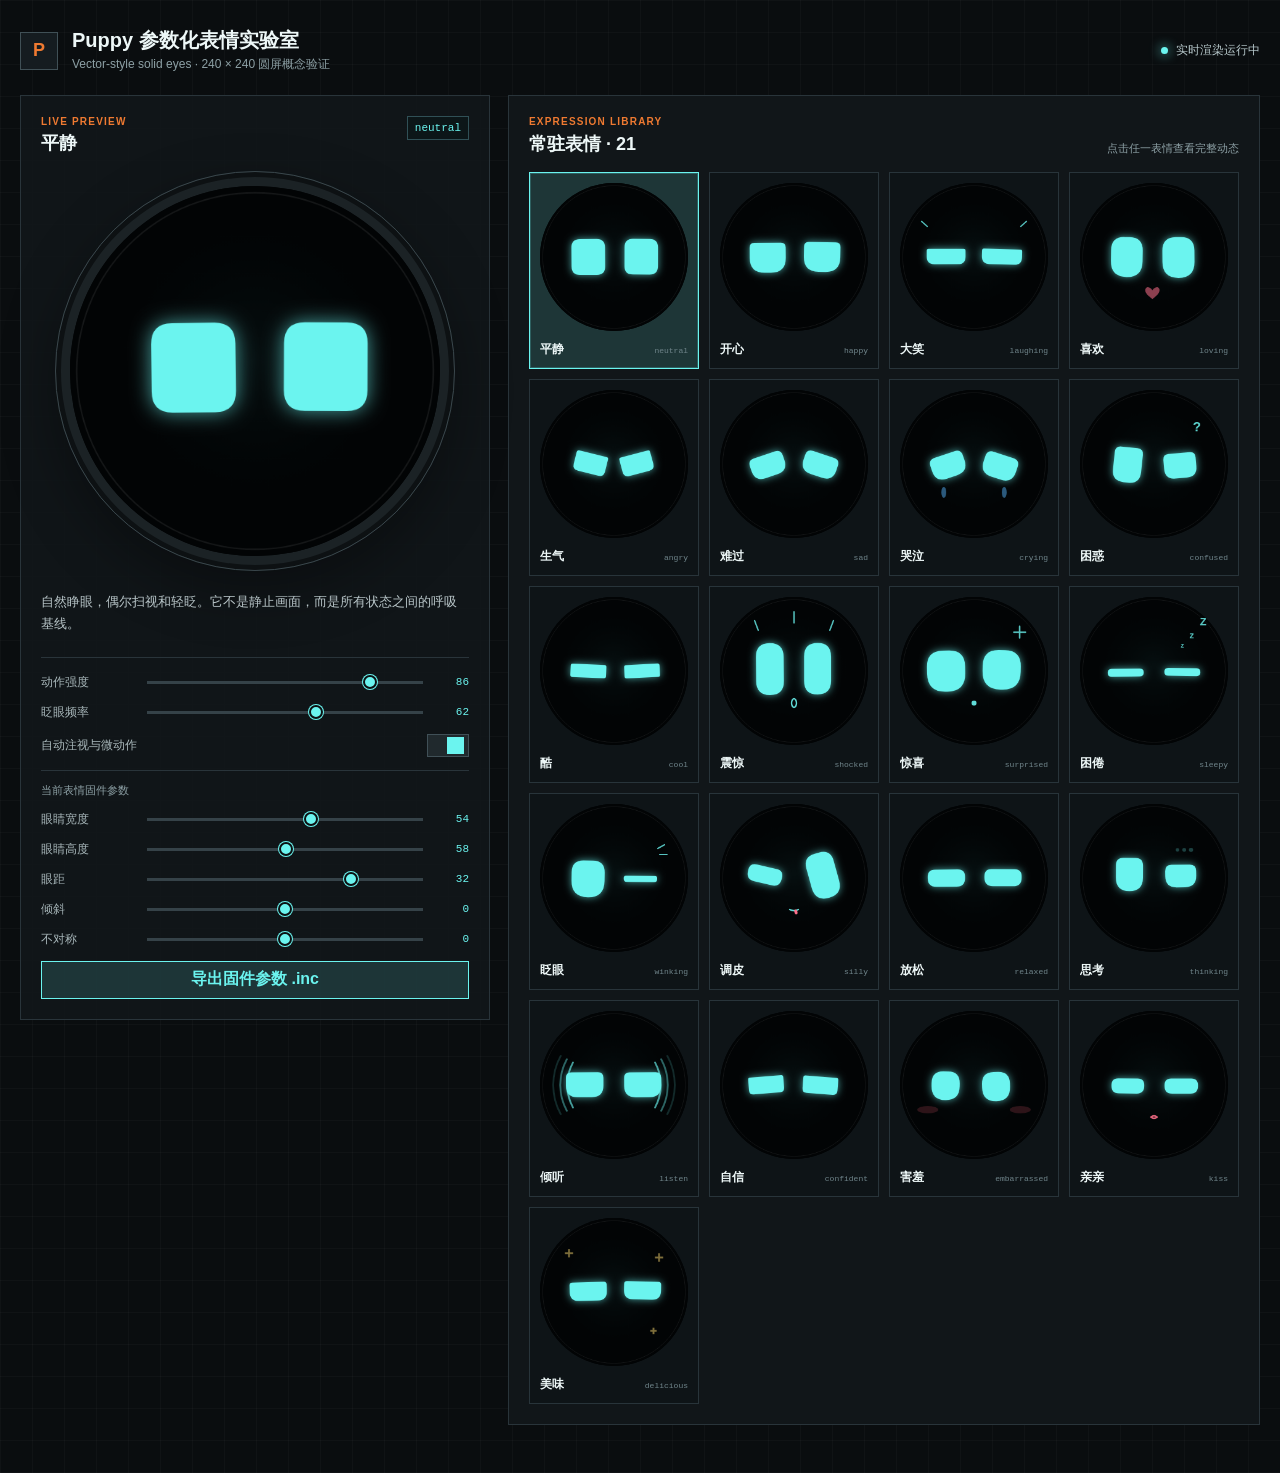
<file: designs/puppy-eyes-lab/Puppy Eyes Expression Lab.html>
<!doctype html>
<html lang="zh-CN">
<head>
  <meta charset="utf-8">
  <meta name="viewport" content="width=device-width, initial-scale=1">
  <title>Puppy 参数化表情实验室</title>
  <style>
    :root {
      color-scheme: dark;
      --bg: #0a0d0f;
      --panel: #11171a;
      --panel-2: #171e22;
      --line: #29343a;
      --text: #edf7f7;
      --muted: #8da0a5;
      --cyan: #6bf4ef;
      --cyan-soft: rgba(107, 244, 239, .14);
      --orange: #ef7a31;
    }

    * { box-sizing: border-box; }

    html { background: var(--bg); }

    body {
      margin: 0;
      min-height: 100vh;
      background:
        linear-gradient(rgba(255,255,255,.025) 1px, transparent 1px),
        linear-gradient(90deg, rgba(255,255,255,.025) 1px, transparent 1px),
        var(--bg);
      background-size: 32px 32px;
      color: var(--text);
      font-family: -apple-system, "SF Pro Text", "PingFang SC", "Noto Sans SC", sans-serif;
      letter-spacing: 0;
    }

    button, input { font: inherit; }

    .app {
      width: min(1480px, calc(100% - 40px));
      margin: 0 auto;
      padding: 28px 0 48px;
    }

    .topbar {
      display: flex;
      align-items: center;
      justify-content: space-between;
      gap: 24px;
      margin-bottom: 22px;
    }

    .brand {
      display: flex;
      align-items: center;
      gap: 14px;
      min-width: 0;
    }

    .brand-mark {
      width: 38px;
      height: 38px;
      display: grid;
      place-items: center;
      border: 1px solid #405056;
      background: #151c20;
      color: var(--orange);
      font-weight: 800;
      font-size: 18px;
    }

    .brand h1 {
      margin: 0;
      font-size: 20px;
      line-height: 1.2;
      font-weight: 700;
    }

    .brand p {
      margin: 4px 0 0;
      color: var(--muted);
      font-size: 12px;
    }

    .status {
      display: flex;
      align-items: center;
      gap: 8px;
      color: #b7c8cb;
      font-size: 12px;
      white-space: nowrap;
    }

    .status::before {
      content: "";
      width: 7px;
      height: 7px;
      border-radius: 50%;
      background: var(--cyan);
      box-shadow: 0 0 12px var(--cyan);
    }

    .workspace {
      display: grid;
      grid-template-columns: minmax(340px, 470px) minmax(0, 1fr);
      gap: 18px;
      align-items: start;
    }

    .preview-panel,
    .library-panel {
      border: 1px solid var(--line);
      background: rgba(17, 23, 26, .94);
    }

    .preview-panel {
      position: sticky;
      top: 18px;
      padding: 20px;
    }

    .section-head {
      display: flex;
      align-items: flex-start;
      justify-content: space-between;
      gap: 20px;
      margin-bottom: 16px;
    }

    .eyebrow {
      color: var(--orange);
      font-size: 10px;
      font-weight: 800;
      letter-spacing: .12em;
      text-transform: uppercase;
    }

    .section-head h2 {
      margin: 5px 0 0;
      font-size: 18px;
      line-height: 1.25;
    }

    .expression-code {
      color: var(--cyan);
      font-family: "SFMono-Regular", Consolas, monospace;
      font-size: 11px;
      padding: 5px 7px;
      border: 1px solid #305056;
      background: #0c1618;
    }

    .screen-shell {
      width: min(100%, 400px);
      aspect-ratio: 1;
      margin: 0 auto 20px;
      padding: 14px;
      border-radius: 50%;
      border: 1px solid #39464b;
      background: #1b2225;
      box-shadow: inset 0 0 0 5px #0d1113, 0 20px 54px rgba(0,0,0,.35);
    }

    .screen-shell canvas {
      display: block;
      width: 100%;
      height: 100%;
      border-radius: 50%;
      background: #020405;
    }

    .description {
      min-height: 48px;
      margin: 0 0 18px;
      color: #b8c5c8;
      font-size: 13px;
      line-height: 1.7;
    }

    .controls {
      display: grid;
      gap: 13px;
      padding-top: 16px;
      border-top: 1px solid var(--line);
    }

    .control-row {
      display: grid;
      grid-template-columns: 92px minmax(0, 1fr) 36px;
      gap: 12px;
      align-items: center;
    }

    .control-row label {
      color: #a8b7ba;
      font-size: 12px;
    }

    .control-row output {
      color: var(--cyan);
      font-family: "SFMono-Regular", Consolas, monospace;
      font-size: 11px;
      text-align: right;
    }

    input[type="range"] {
      width: 100%;
      height: 3px;
      appearance: none;
      background: #354248;
      border-radius: 0;
    }

    input[type="range"]::-webkit-slider-thumb {
      width: 14px;
      height: 14px;
      appearance: none;
      border-radius: 50%;
      border: 2px solid #0c1113;
      background: var(--cyan);
      box-shadow: 0 0 0 1px var(--cyan);
    }

    .toggle-row {
      display: flex;
      align-items: center;
      justify-content: space-between;
      gap: 12px;
    }

    .toggle-row span {
      color: #a8b7ba;
      font-size: 12px;
    }

    .toggle {
      width: 42px;
      height: 23px;
      padding: 2px;
      border: 1px solid #405057;
      background: #20292d;
      cursor: pointer;
    }

    .toggle i {
      display: block;
      width: 17px;
      height: 17px;
      background: #66777d;
      transition: transform 160ms ease, background 160ms ease;
    }

    .toggle.active i {
      transform: translateX(17px);
      background: var(--cyan);
    }

    .parameter-divider {
      padding-top: 12px;
      border-top: 1px solid var(--line);
      color: var(--muted);
      font-size: 11px;
    }

    .export-button {
      min-height: 38px;
      border: 1px solid var(--cyan);
      background: var(--cyan-soft);
      color: var(--cyan);
      cursor: pointer;
      font-weight: 700;
    }

    .library-panel { padding: 20px; }

    .library-head {
      display: flex;
      align-items: end;
      justify-content: space-between;
      gap: 20px;
      margin-bottom: 16px;
    }

    .library-head h2 {
      margin: 5px 0 0;
      font-size: 18px;
    }

    .library-head p {
      margin: 0;
      color: var(--muted);
      font-size: 11px;
    }

    .grid {
      display: grid;
      grid-template-columns: repeat(4, minmax(0, 1fr));
      gap: 10px;
    }

    .expression-card {
      display: grid;
      grid-template-rows: auto auto;
      gap: 10px;
      min-width: 0;
      padding: 10px;
      border: 1px solid #28343a;
      background: #0e1417;
      color: inherit;
      text-align: left;
      cursor: pointer;
      transition: border-color 150ms ease, background 150ms ease, transform 150ms ease;
    }

    .expression-card:hover {
      transform: translateY(-2px);
      border-color: #476067;
      background: #131b1e;
    }

    .expression-card.active {
      border-color: var(--cyan);
      background: var(--cyan-soft);
      box-shadow: inset 0 0 0 1px rgba(107,244,239,.22);
    }

    .expression-card canvas {
      display: block;
      width: 100%;
      aspect-ratio: 1;
      border-radius: 50%;
      background: #020405;
    }

    .card-meta {
      display: flex;
      align-items: baseline;
      justify-content: space-between;
      gap: 8px;
      min-width: 0;
    }

    .card-meta strong {
      overflow: hidden;
      font-size: 12px;
      font-weight: 650;
      text-overflow: ellipsis;
      white-space: nowrap;
    }

    .card-meta span {
      color: #70858b;
      font-family: "SFMono-Regular", Consolas, monospace;
      font-size: 8px;
      white-space: nowrap;
    }

    @media (max-width: 1100px) {
      .workspace { grid-template-columns: 370px minmax(0, 1fr); }
      .grid { grid-template-columns: repeat(3, minmax(0, 1fr)); }
    }

    @media (max-width: 820px) {
      .app { width: min(100% - 24px, 680px); padding-top: 18px; }
      .topbar { align-items: flex-start; }
      .status { display: none; }
      .workspace { grid-template-columns: 1fr; }
      .preview-panel { position: static; }
      .screen-shell { max-width: 350px; }
      .grid { grid-template-columns: repeat(3, minmax(0, 1fr)); }
    }

    @media (max-width: 520px) {
      .app { width: min(100% - 16px, 440px); }
      .preview-panel, .library-panel { padding: 14px; }
      .grid { grid-template-columns: repeat(2, minmax(0, 1fr)); gap: 8px; }
      .library-head { align-items: flex-start; flex-direction: column; gap: 6px; }
      .control-row { grid-template-columns: 76px minmax(0, 1fr) 32px; gap: 8px; }
    }

    @media (prefers-reduced-motion: reduce) {
      .expression-card, .toggle i { transition: none; }
    }
  </style>
</head>
<body>
  <main class="app" data-screen-label="Puppy Eyes Expression Lab">
    <header class="topbar">
      <div class="brand">
        <div class="brand-mark">P</div>
        <div>
          <h1>Puppy 参数化表情实验室</h1>
          <p>Vector-style solid eyes · 240 × 240 圆屏概念验证</p>
        </div>
      </div>
      <div class="status">实时渲染运行中</div>
    </header>

    <div class="workspace">
      <section class="preview-panel">
        <div class="section-head">
          <div>
            <div class="eyebrow">Live preview</div>
            <h2 id="preview-name">平静</h2>
          </div>
          <code class="expression-code" id="preview-code">neutral</code>
        </div>

        <div class="screen-shell">
          <canvas id="main-canvas" width="480" height="480" aria-label="表情大预览"></canvas>
        </div>

        <p class="description" id="preview-description"></p>

        <div class="controls">
          <div class="control-row">
            <label for="energy">动作强度</label>
            <input id="energy" type="range" min="20" max="100" value="86">
            <output id="energy-value">86</output>
          </div>
          <div class="control-row">
            <label for="blink-rate">眨眼频率</label>
            <input id="blink-rate" type="range" min="0" max="100" value="62">
            <output id="blink-value">62</output>
          </div>
          <div class="toggle-row">
            <span>自动注视与微动作</span>
            <button class="toggle active" id="auto-gaze" type="button" aria-pressed="true" aria-label="自动注视与微动作"><i></i></button>
          </div>
          <div class="parameter-divider">当前表情固件参数</div>
          <div class="control-row">
            <label for="eye-width">眼睛宽度</label>
            <input id="eye-width" data-firmware-key="width" type="range" min="30" max="70" step="1">
            <output id="eye-width-value"></output>
          </div>
          <div class="control-row">
            <label for="eye-height">眼睛高度</label>
            <input id="eye-height" data-firmware-key="height" type="range" min="10" max="105" step="1">
            <output id="eye-height-value"></output>
          </div>
          <div class="control-row">
            <label for="eye-gap">眼距</label>
            <input id="eye-gap" data-firmware-key="gap" type="range" min="8" max="40" step="1">
            <output id="eye-gap-value"></output>
          </div>
          <div class="control-row">
            <label for="eye-tilt">倾斜</label>
            <input id="eye-tilt" data-firmware-key="tilt" type="range" min="-0.4" max="0.4" step="0.01">
            <output id="eye-tilt-value"></output>
          </div>
          <div class="control-row">
            <label for="eye-asymmetry">不对称</label>
            <input id="eye-asymmetry" data-firmware-key="asymmetry" type="range" min="-0.4" max="0.4" step="0.01">
            <output id="eye-asymmetry-value"></output>
          </div>
          <button class="export-button" id="export-firmware" type="button">导出固件参数 .inc</button>
        </div>
      </section>

      <section class="library-panel">
        <div class="library-head">
          <div>
            <div class="eyebrow">Expression library</div>
            <h2>常驻表情 · 21</h2>
          </div>
          <p>点击任一表情查看完整动态</p>
        </div>
        <div class="grid" id="expression-grid"></div>
      </section>
    </div>
  </main>

  <script>
    const expressions = [
      { id: "neutral", name: "平静", desc: "自然睁眼，偶尔扫视和轻眨。它不是静止画面，而是所有状态之间的呼吸基线。", eyeH: .72, eyeW: .92, brow: 0, tilt: 0, pupil: .92 },
      { id: "happy", name: "开心", desc: "下眼睑上提形成笑眼，眼睛略微靠近，并用连续轻眨强化亲近感。", eyeH: .48, eyeW: .98, brow: -.08, tilt: 0, pupil: 1.02, smile: .58 },
      { id: "laughing", name: "大笑", desc: "眼睛压成明显弧线，伴随有节奏的上下弹动，适合作为短促高强度反馈。", eyeH: .24, eyeW: 1.02, brow: -.14, tilt: 0, pupil: .8, smile: .92, bounce: .9 },
      { id: "loving", name: "喜欢", desc: "眼睛放大、眼距缩短，短暂心形粒子只作为强调，不长期占屏。", eyeH: .76, eyeW: .94, brow: -.05, tilt: 0, pupil: 1.38, hearts: true },
      { id: "angry", name: "生气", desc: "眼睛内侧上沿下压、整体变窄并向中心聚焦。情绪完全由紧绷的眼睛轮廓表达。", eyeH: .48, eyeW: .9, brow: .62, tilt: .22, pupil: .78, shake: .35 },
      { id: "sad", name: "难过", desc: "眼睛内侧上沿抬起、视线略微下垂，并配合缓慢眨眼。", eyeH: .62, eyeW: .9, brow: -.62, tilt: -.17, pupil: .85, gazeY: .28 },
      { id: "crying", name: "哭泣", desc: "沿用难过眼型，加入少量泪滴事件。泪滴是状态特效，不改变基础眼睛结构。", eyeH: .58, eyeW: .9, brow: -.68, tilt: -.18, pupil: .82, gazeY: .28, tears: true },
      { id: "confused", name: "困惑", desc: "两只眼睛的高度、上沿角度和位置轻微不对称，形成正在迟疑确认的感觉。", eyeH: .68, eyeW: .9, brow: 0, tilt: 0, pupil: .88, asym: .22, wander: .7 },
      { id: "cool", name: "酷", desc: "上眼睑压低，视线稳定且移动幅度很小。强调从容，而不是愤怒。", eyeH: .43, eyeW: 1.0, brow: .16, tilt: .05, pupil: .72, gazeX: .18 },
      { id: "shocked", name: "震惊", desc: "眼睛突然拉高并迅速缩窄，保持短暂停顿后再缓慢恢复。", eyeH: 1.12, eyeW: .82, brow: -.1, tilt: 0, pupil: .48, pulse: .55 },
      { id: "surprised", name: "惊喜", desc: "与震惊相似但眼型更圆、更开放，并加入轻微上扬动作，情绪偏正向。", eyeH: 1.04, eyeW: .9, brow: -.2, tilt: 0, pupil: 1.14, bounce: .36 },
      { id: "sleepy", name: "困倦", desc: "上眼睑持续下压、视线缓慢漂移，偶尔出现很长的闭眼周期。", eyeH: .3, eyeW: 1.02, brow: .04, tilt: -.03, pupil: .7, gazeY: .18, sleepy: true },
      { id: "winking", name: "眨眼", desc: "单眼闭合，另一只眼睛保持注视。适合作为确认、打招呼或轻松回应。", eyeH: .72, eyeW: .94, brow: -.05, tilt: 0, pupil: .94, wink: true },
      { id: "silly", name: "调皮", desc: "两眼错位并反向偏移，通过快速切换制造不稳定的恶作剧感。", eyeH: .7, eyeW: .92, brow: 0, tilt: .08, pupil: .92, goofy: true, asym: .12 },
      { id: "relaxed", name: "放松", desc: "眼睛半闭，视线移动范围很小，眨眼平缓，适合作为安静陪伴状态。", eyeH: .4, eyeW: 1.02, brow: -.04, tilt: 0, pupil: .82, calm: true },
      { id: "thinking", name: "思考", desc: "视线向上侧移动并出现短暂停顿，两眼保持轻微不对称，避免机械地循环左右看。", eyeH: .62, eyeW: .92, brow: .02, tilt: 0, pupil: .82, gazeX: .36, gazeY: -.34, asym: .1 },
      { id: "listen", name: "倾听", desc: "双眼同步朝声音方向聚焦，轮廓有节奏地收紧再弹开，外侧声波持续扩散，明确表示正在收音。", eyeH: .68, eyeW: 1.02, brow: -.04, tilt: 0, pupil: 1.05, attentive: true },
      { id: "confident", name: "自信", desc: "外侧略抬、眼睑收紧，视线平稳。与酷不同，它保留更多开放和积极感。", eyeH: .55, eyeW: 1.0, brow: .1, tilt: -.08, pupil: .88, gazeX: .08 },
      { id: "embarrassed", name: "害羞", desc: "视线向侧下方回避，眼睛略缩小，并用低饱和腮红光点作为短暂辅助。", eyeH: .58, eyeW: .88, brow: -.16, tilt: 0, pupil: .88, gazeX: -.34, gazeY: .22, blush: true },
      { id: "kiss", name: "亲亲", desc: "双眼柔和收窄，中心出现一次轻量唇形脉冲。保持简洁，不转成完整卡通脸。", eyeH: .35, eyeW: .92, brow: -.08, tilt: 0, pupil: .9, kiss: true },
      { id: "delicious", name: "美味", desc: "眼睛满足地闭合后回弹，配合短暂亮点和轻摆，适合完成任务或收到奖励。", eyeH: .36, eyeW: .98, brow: -.12, tilt: 0, pupil: .9, sparkle: true, bounce: .28 }
    ];

    const firmwareSpecs = {
      neutral: { width: 54, height: 58, gap: 32, tilt: 0, asymmetry: 0 },
      happy: { width: 58, height: 48, gap: 30, tilt: 0, asymmetry: 0 },
      laughing: { width: 62, height: 26, gap: 28, tilt: 0, asymmetry: 0 },
      loving: { width: 54, height: 66, gap: 30, tilt: 0, asymmetry: 0 },
      angry: { width: 52, height: 34, gap: 28, tilt: .25, asymmetry: 0 },
      sad: { width: 56, height: 38, gap: 30, tilt: -.32, asymmetry: 0 },
      crying: { width: 56, height: 40, gap: 30, tilt: -.34, asymmetry: 0 },
      confused: { width: 50, height: 48, gap: 34, tilt: .05, asymmetry: .18 },
      cool: { width: 58, height: 22, gap: 30, tilt: .04, asymmetry: 0 },
      shocked: { width: 42, height: 84, gap: 34, tilt: 0, asymmetry: 0 },
      surprised: { width: 60, height: 66, gap: 30, tilt: 0, asymmetry: 0 },
      sleepy: { width: 58, height: 14, gap: 34, tilt: 0, asymmetry: 0 },
      winking: { width: 54, height: 58, gap: 30, tilt: 0, asymmetry: 0 },
      silly: { width: 52, height: 54, gap: 32, tilt: .10, asymmetry: -.25 },
      relaxed: { width: 60, height: 28, gap: 32, tilt: 0, asymmetry: 0 },
      thinking: { width: 48, height: 46, gap: 36, tilt: 0, asymmetry: .20 },
      listen: { width: 60, height: 44, gap: 34, tilt: 0, asymmetry: 0 },
      confident: { width: 58, height: 28, gap: 30, tilt: -.10, asymmetry: 0 },
      embarrassed: { width: 46, height: 48, gap: 36, tilt: 0, asymmetry: 0 },
      kiss: { width: 54, height: 24, gap: 32, tilt: 0, asymmetry: 0 },
      delicious: { width: 58, height: 30, gap: 30, tilt: 0, asymmetry: 0 }
    };

    const expressionMotion = {
      neutral: { speed: 1.2, x: .6, y: 2.2, tilt: .018, width: .018, height: .028 },
      happy: { speed: 3.8, x: .8, y: 4.2, tilt: .042, width: .055, height: .03 },
      laughing: { speed: 6.6, x: 1.4, y: 7.2, tilt: .07, width: .09, height: .09 },
      loving: { speed: 2.8, x: 3.4, y: 2.6, tilt: .03, width: .045, height: .08 },
      angry: { speed: 8.4, x: 3.4, y: 1.4, tilt: .055, width: .035, height: .065 },
      sad: { speed: 1.45, x: .8, y: 4.4, tilt: .028, width: .02, height: .05 },
      crying: { speed: 2.1, x: 1.1, y: 5.2, tilt: .035, width: .025, height: .06 },
      confused: { speed: 2.7, x: 3.2, y: 5.2, tilt: .09, width: .04, height: .07 },
      cool: { speed: 1.8, x: 2.8, y: 1.3, tilt: .025, width: .02, height: .03 },
      shocked: { speed: 4.8, x: 1.6, y: 5.8, tilt: .035, width: .08, height: .11 },
      surprised: { speed: 4.1, x: 1.8, y: 5.4, tilt: .04, width: .065, height: .105 },
      sleepy: { speed: .75, x: 1.2, y: 3.2, tilt: .025, width: .015, height: .05 },
      winking: { speed: 3.2, x: 2.5, y: 3.6, tilt: .07, width: .04, height: .055 },
      silly: { speed: 5.2, x: 5.6, y: 5.2, tilt: .12, width: .075, height: .10 },
      relaxed: { speed: .95, x: .7, y: 2.4, tilt: .018, width: .015, height: .035 },
      thinking: { speed: 2.15, x: 4.5, y: 3.8, tilt: .07, width: .04, height: .06 },
      listen: { speed: 1.6, x: 0, y: .8, tilt: .015, width: .035, height: .10 },
      confident: { speed: 2.2, x: 2.4, y: 2.3, tilt: .04, width: .035, height: .04 },
      embarrassed: { speed: 2.0, x: 3.1, y: 4.1, tilt: .05, width: .03, height: .055 },
      kiss: { speed: 3.1, x: 1.5, y: 3.1, tilt: .035, width: .055, height: .035 },
      delicious: { speed: 4.2, x: 2.2, y: 4.6, tilt: .06, width: .07, height: .08 }
    };

    const eyeCorners = {
      neutral: { top: .25, bottom: .25 },
      happy: { top: .16, bottom: .56 },
      laughing: { top: .12, bottom: .68 },
      loving: { top: .42, bottom: .50 },
      angry: { top: .10, bottom: .28 },
      sad: { top: .28, bottom: .58 },
      crying: { top: .28, bottom: .60 },
      confused: { top: .22, bottom: .42 },
      cool: { top: .16, bottom: .16 },
      shocked: { top: .50, bottom: .50 },
      surprised: { top: .42, bottom: .48 },
      sleepy: { top: .50, bottom: .50 },
      winking: { top: .36, bottom: .52 },
      silly: { top: .42, bottom: .58 },
      relaxed: { top: .42, bottom: .62 },
      thinking: { top: .28, bottom: .50 },
      listen: { top: .22, bottom: .46 },
      confident: { top: .12, bottom: .26 },
      embarrassed: { top: .42, bottom: .56 },
      kiss: { top: .44, bottom: .64 },
      delicious: { top: .16, bottom: .64 }
    };

    const state = {
      selected: "neutral",
      energy: 86,
      blinkRate: 62,
      autoGaze: true,
      nextBlink: performance.now() + 1400,
      blinkStart: 0,
      gazeTargetX: 0,
      gazeTargetY: 0,
      nextGaze: performance.now() + 900,
      expressionStart: performance.now()
    };

    const grid = document.getElementById("expression-grid");
    const mainCanvas = document.getElementById("main-canvas");
    const cardCanvases = new Map();
    const firmwareInputs = [...document.querySelectorAll("[data-firmware-key]")];

    expressions.forEach((expression, index) => {
      const button = document.createElement("button");
      button.className = "expression-card" + (index === 0 ? " active" : "");
      button.type = "button";
      button.dataset.expression = expression.id;
      button.innerHTML = `<canvas width="240" height="240" aria-label="${expression.name}"></canvas><div class="card-meta"><strong>${expression.name}</strong><span>${expression.id}</span></div>`;
      button.addEventListener("click", () => selectExpression(expression.id));
      grid.appendChild(button);
      cardCanvases.set(expression.id, button.querySelector("canvas"));
    });

    function selectExpression(id) {
      state.selected = id;
      const expression = expressions.find(item => item.id === id);
      document.getElementById("preview-name").textContent = expression.name;
      document.getElementById("preview-code").textContent = expression.id;
      document.getElementById("preview-description").textContent = expression.desc;
      document.querySelectorAll(".expression-card").forEach(card => card.classList.toggle("active", card.dataset.expression === id));
      state.nextBlink = performance.now() + 500;
      state.expressionStart = performance.now();
      updateFirmwareControls();
    }

    function updateFirmwareControls() {
      const spec = firmwareSpecs[state.selected];
      firmwareInputs.forEach(input => {
        const value = spec[input.dataset.firmwareKey];
        input.value = value;
        document.getElementById(`${input.id}-value`).textContent = value;
      });
    }

    function drawEyeShape(ctx, x, y, w, h, index, expression, s) {
      const corners = eyeCorners[expression.id];
      const limit = Math.min(w, h) * .5;
      const topRadius = Math.min(limit, limit * corners.top * 2);
      const bottomRadius = Math.min(limit, limit * corners.bottom * 2);
      ctx.fillStyle = "#6bf4ef";

      ctx.beginPath();
      ctx.moveTo(x + topRadius, y);
      ctx.lineTo(x + w - topRadius, y);
      ctx.quadraticCurveTo(x + w, y, x + w, y + topRadius);
      ctx.lineTo(x + w, y + h - bottomRadius);
      ctx.quadraticCurveTo(x + w, y + h, x + w - bottomRadius, y + h);
      ctx.lineTo(x + bottomRadius, y + h);
      ctx.quadraticCurveTo(x, y + h, x, y + h - bottomRadius);
      ctx.lineTo(x, y + topRadius);
      ctx.quadraticCurveTo(x, y, x + topRadius, y);
      ctx.closePath();
      ctx.fill();
    }

    function drawMouth(ctx, expression, t, s, energy) {
      if (!["shocked", "surprised", "silly", "kiss"].includes(expression.id)) return;

      const x = 120 * s;
      const y = 172 * s;
      ctx.save();
      ctx.translate(x, y);
      ctx.strokeStyle = "rgba(107,244,239,.9)";
      ctx.fillStyle = "rgba(107,244,239,.9)";
      ctx.lineWidth = 2.4 * s;
      ctx.lineCap = "round";
      ctx.lineJoin = "round";
      ctx.beginPath();

      switch (expression.id) {
        case "shocked":
          ctx.beginPath();
          ctx.ellipse(0, 0, 4 * s, 7 * s, 0, 0, Math.PI * 2);
          ctx.stroke();
          break;
        case "surprised":
          ctx.beginPath();
          ctx.arc(0, 0, 4 * s, 0, Math.PI * 2);
          ctx.fill();
          break;
        case "silly":
          ctx.moveTo(-7 * s, -1 * s);
          ctx.quadraticCurveTo(0, 3 * s, 7 * s, -1 * s);
          ctx.stroke();
          ctx.fillStyle = "#ff718c";
          ctx.beginPath();
          ctx.ellipse(3 * s, 3 * s, 2.5 * s, 4 * s, -.25, 0, Math.PI * 2);
          ctx.fill();
          break;
        case "kiss":
          ctx.strokeStyle = "rgba(255,113,140,.9)";
          ctx.moveTo(-5 * s, 0);
          ctx.quadraticCurveTo(0, -4 * s, 5 * s, 0);
          ctx.quadraticCurveTo(0, 4 * s, -5 * s, 0);
          ctx.stroke();
      }
      ctx.restore();
    }

    function drawHeart(ctx, x, y, size, alpha) {
      ctx.save();
      ctx.translate(x, y);
      ctx.scale(size, size);
      ctx.globalAlpha = alpha;
      ctx.fillStyle = "#ff718c";
      ctx.beginPath();
      ctx.moveTo(0, 8);
      ctx.bezierCurveTo(-18, -5, -15, -20, -5, -20);
      ctx.bezierCurveTo(0, -20, 5, -16, 8, -11);
      ctx.bezierCurveTo(11, -16, 16, -20, 21, -20);
      ctx.bezierCurveTo(31, -20, 34, -5, 16, 8);
      ctx.lineTo(8, 15);
      ctx.closePath();
      ctx.fill();
      ctx.restore();
    }

    function drawSleepMarks(ctx, t, s) {
      const rise = (Math.sin(t * 1.15) + 1) * .5;
      ctx.save();
      ctx.fillStyle = `rgba(107,244,239,${.42 + rise * .42})`;
      ctx.font = `700 ${10 * s}px "SFMono-Regular", Consolas, monospace`;
      ctx.fillText("z", 163 * s, (87 - rise * 5) * s);
      ctx.font = `700 ${14 * s}px "SFMono-Regular", Consolas, monospace`;
      ctx.fillText("z", 177 * s, (75 - rise * 9) * s);
      ctx.font = `700 ${19 * s}px "SFMono-Regular", Consolas, monospace`;
      ctx.fillText("Z", 194 * s, (58 - rise * 13) * s);
      ctx.restore();
    }

    function drawThinkingMarks(ctx, t, s) {
      const phase = (Math.sin(t * 3.1) + 1) * .5;
      ctx.save();
      [0, 1, 2].forEach(index => {
        const alpha = .25 + Math.max(0, Math.sin(t * 3.1 - index * .75)) * .75;
        ctx.fillStyle = `rgba(107,244,239,${alpha})`;
        ctx.beginPath();
        ctx.arc((158 + index * 11) * s, 75 * s - phase * 3 * s, (2.8 + index * .3) * s, 0, Math.PI * 2);
        ctx.fill();
      });
      ctx.restore();
    }

    function drawComicAccents(ctx, expression, t, s) {
      ctx.save();
      ctx.strokeStyle = "rgba(107,244,239,.8)";
      ctx.fillStyle = "rgba(107,244,239,.86)";
      ctx.lineWidth = 2.2 * s;
      ctx.lineCap = "round";

      if (expression.id === "laughing") {
        const jump = Math.abs(Math.sin(t * 5.8)) * 4 * s;
        [[44, 74, 35, 66], [196, 74, 205, 66]].forEach(([x1, y1, x2, y2]) => {
          ctx.beginPath();
          ctx.moveTo(x1 * s, y1 * s - jump);
          ctx.lineTo(x2 * s, y2 * s - jump);
          ctx.stroke();
        });
      } else if (expression.id === "confused") {
        ctx.font = `800 ${22 * s}px "SFMono-Regular", Consolas, monospace`;
        ctx.fillText("?", 183 * s, (69 + Math.sin(t * 2.1) * 3) * s);
      } else if (expression.id === "shocked") {
        [[62, 54, 56, 38], [120, 42, 120, 24], [178, 54, 184, 38]].forEach(([x1, y1, x2, y2]) => {
          ctx.beginPath();
          ctx.moveTo(x1 * s, y1 * s);
          ctx.lineTo(x2 * s, y2 * s);
          ctx.stroke();
        });
      } else if (expression.id === "surprised") {
        const pulse = 1 + Math.sin(t * 4.1) * .18;
        ctx.translate(194 * s, 57 * s);
        ctx.scale(pulse, pulse);
        ctx.beginPath();
        ctx.moveTo(-8 * s, 0); ctx.lineTo(8 * s, 0);
        ctx.moveTo(0, -8 * s); ctx.lineTo(0, 8 * s);
        ctx.stroke();
      } else if (expression.id === "winking") {
        ctx.beginPath();
        ctx.moveTo(191 * s, 72 * s); ctx.lineTo(202 * s, 66 * s);
        ctx.moveTo(194 * s, 82 * s); ctx.lineTo(206 * s, 82 * s);
        ctx.stroke();
      } else if (expression.id === "listen") {
        ctx.lineWidth = 3 * s;
        for (let index = 0; index < 3; index++) {
          const phase = (t * 1.15 + index / 3) % 1;
          const radius = (72 + phase * 34) * s;
          ctx.globalAlpha = (1 - phase) * .9;
          ctx.beginPath();
          ctx.arc(120 * s, 120 * s, radius, -.5, .5);
          ctx.stroke();
          ctx.beginPath();
          ctx.arc(120 * s, 120 * s, radius, Math.PI - .5, Math.PI + .5);
          ctx.stroke();
        }
      }
      ctx.restore();
    }

    function drawExpression(canvas, expression, time, scaleFactor, interactive) {
      const ctx = canvas.getContext("2d");
      const firmwareSpec = firmwareSpecs[expression.id];
      const motion = expressionMotion[expression.id];
      const w = canvas.width;
      const h = canvas.height;
      const s = w / 240;
      const energy = interactive ? state.energy / 100 : .58;
      const t = time / 1000;
      const expressionAge = interactive ? Math.max(0, time - state.expressionStart) : 1200;
      const entrance = interactive ? Math.min(1, expressionAge / 620) : 1;
      const entranceEase = 1 - Math.pow(1 - entrance, 3);
      const settle = interactive ? Math.sin(expressionAge / 42) * Math.exp(-expressionAge / 230) : 0;
      ctx.clearRect(0, 0, w, h);
      ctx.fillStyle = "#020405";
      ctx.fillRect(0, 0, w, h);

      const glow = ctx.createRadialGradient(w * .5, h * .47, 0, w * .5, h * .47, w * .46);
      glow.addColorStop(0, "rgba(29, 78, 80, .16)");
      glow.addColorStop(1, "rgba(0, 0, 0, 0)");
      ctx.fillStyle = glow;
      ctx.fillRect(0, 0, w, h);

      let blink = 1;
      if (interactive && state.blinkStart) {
        const progress = (time - state.blinkStart) / 210;
        if (progress >= 1) state.blinkStart = 0;
        else blink = Math.max(.06, Math.abs(progress * 2 - 1));
      }
      if (expression.sleepy) blink *= .76 + Math.sin(t * .7) * .16;
      if (expression.wink) blink = 1;

      const bounce = (expression.bounce || 0) * Math.sin(t * 5.4) * 5 * energy;
      const shake = (expression.shake || 0) * Math.sin(t * 18) * 3 * energy;
      const pulse = expression.pulse ? 1 + Math.sin(t * 4.2) * expression.pulse * .08 : 1;
      let autoX = 0;
      let autoY = 0;
      if (interactive && state.autoGaze) {
        autoX = state.gazeTargetX;
        autoY = state.gazeTargetY;
      } else if (!interactive) {
        autoX = Math.sin(t * .55 + expressions.indexOf(expression)) * .1;
        autoY = Math.cos(t * .42 + expressions.indexOf(expression) * .7) * .05;
      }

      const eyeBaseW = firmwareSpec.width * pulse * (.72 + entranceEase * .28 + settle * .08);
      const eyeBaseH = firmwareSpec.height * blink * pulse * (.42 + entranceEase * .58 - settle * .18);
      const centers = [120 - firmwareSpec.gap / 2 - eyeBaseW / 2, 120 + firmwareSpec.gap / 2 + eyeBaseW / 2];

      centers.forEach((cx, index) => {
        let localH = eyeBaseH;
        let localW = eyeBaseW;
        let characterX = 0;
        let characterY = 0;
        let characterTilt = 0;
        const side = index === 0 ? -1 : 1;

        switch (expression.id) {
          case "neutral":
            localH *= 1 + Math.sin(t * 1.25) * .025 * energy;
            characterY = Math.sin(t * 1.25) * .8 * energy;
            break;
          case "happy":
            localW *= 1 + Math.sin(t * 3.1) * .035 * energy;
            characterY = Math.sin(t * 3.1) * 2.1 * energy;
            characterTilt = side * Math.sin(t * 3.1) * .018 * energy;
            break;
          case "laughing": {
            const laugh = Math.abs(Math.sin(t * 5.8));
            localW *= 1 + laugh * .07 * energy;
            localH *= 1 - laugh * .16 * energy;
            characterY = -laugh * 5.5 * energy;
            characterTilt = side * .035 * laugh * energy;
            break;
          }
          case "loving":
            localW *= 1 + Math.sin(t * 2.5) * .045 * energy;
            localH *= 1 + Math.sin(t * 2.5) * .065 * energy;
            characterX = -side * (2 + Math.sin(t * 2.5)) * energy;
            break;
          case "angry":
            characterX = -side * (2.4 + Math.sin(t * 7) * .8) * energy;
            localH *= 1 - Math.abs(Math.sin(t * 7)) * .04 * energy;
            break;
          case "sad":
          case "crying":
            characterY = (2.5 + Math.sin(t * 1.15 + index * .7) * 1.3) * energy;
            localH *= 1 - Math.sin(t * 1.15 + index * .7) * .035 * energy;
            break;
          case "confused":
            characterY = side * Math.sin(t * 1.8) * 3.2 * energy;
            characterTilt = side * Math.sin(t * 1.8) * .045 * energy;
            break;
          case "shocked":
            localH *= 1 + Math.sin(t * 3.8) * .045 * energy;
            characterY = -Math.abs(Math.sin(t * 3.8)) * 2 * energy;
            break;
          case "surprised":
            localW *= 1 + Math.sin(t * 3.3) * .035 * energy;
            localH *= 1 + Math.sin(t * 3.3) * .07 * energy;
            characterY = Math.sin(t * 3.3) * 2.8 * energy;
            break;
          case "sleepy":
          case "relaxed":
            characterY = Math.sin(t * .72 + index * .3) * 1.2 * energy;
            break;
          case "thinking":
            characterY = side * Math.sin(t * 1.1) * 1.1 * energy;
            characterTilt = side * .025;
            break;
          case "listen":
            localH *= 1 + Math.sin(t * 3.2) * .12 * energy;
            localW *= 1 - Math.sin(t * 3.2) * .04 * energy;
            characterX = Math.sin(t * 1.6) * 5 * energy;
            characterY = -Math.abs(Math.sin(t * 3.2)) * 2 * energy;
            break;
          case "embarrassed":
            characterY = Math.abs(Math.sin(t * 1.4)) * 1.8 * energy;
            characterX = side * Math.sin(t * 1.4) * .7 * energy;
            break;
          case "delicious":
            characterY = -Math.abs(Math.sin(t * 3.2)) * 2.5 * energy;
            characterTilt = side * Math.sin(t * 3.2) * .025 * energy;
            break;
        }
        const rhythm = Math.sin(t * motion.speed + index * .65);
        const lift = Math.cos(t * motion.speed + index * .65);
        localW *= 1 + rhythm * motion.width * energy;
        localH *= 1 + lift * motion.height * energy;
        characterX += rhythm * motion.x * energy;
        characterY += lift * motion.y * energy;
        characterTilt += side * rhythm * motion.tilt * energy;
        if (firmwareSpec.asymmetry) {
          const factor = index === 0 ? 1 + firmwareSpec.asymmetry : 1 - firmwareSpec.asymmetry;
          localH *= factor;
          localW *= 1 + (1 - factor) * .35;
        }
        if (expression.wink && index === 1) localH = 10;
        if (expression.goofy) localH *= index === 0 ? .72 : 1.16;

        let gazeX = ((expression.gazeX || 0) + autoX) * 12;
        let gazeY = ((expression.gazeY || 0) + autoY) * 11;
        if (expression.goofy) gazeX += index === 0 ? -7 : 7;
        const x = (cx - localW / 2 + shake + gazeX + characterX) * s;
        const y = (120 - localH / 2 + bounce + gazeY + characterY) * s;
        const tilt = (index === 0 ? firmwareSpec.tilt : -firmwareSpec.tilt) + characterTilt + (expression.goofy ? (index ? -.12 : .12) : 0);

        ctx.save();
        ctx.translate(cx * s, 120 * s);
        ctx.rotate(tilt);
        ctx.translate(-cx * s, -120 * s);

        ctx.shadowColor = "rgba(107, 244, 239, .65)";
        ctx.shadowBlur = 13 * s;
        drawEyeShape(ctx, x, y, localW * s, Math.max(5 * s, localH * s), index, expression, s);
        ctx.shadowBlur = 0;
        ctx.restore();
      });

      const eventWave = (Math.sin(t * 3.1) + 1) / 2;
      drawMouth(ctx, expression, t, s, energy);
      if (expression.hearts) {
        drawHeart(ctx, w * .5 - 7 * s, h * .75, .55 * s, .45 + eventWave * .45);
      }
      if (expression.tears) {
        ctx.fillStyle = `rgba(89,183,255,${.35 + eventWave * .55})`;
        [-1, 1].forEach(side => {
          ctx.beginPath();
          ctx.ellipse((120 + side * 49) * s, (163 + eventWave * 13) * s, 4 * s, 9 * s, 0, 0, Math.PI * 2);
          ctx.fill();
        });
      }
      if (expression.blush) {
        ctx.fillStyle = `rgba(255,101,122,${.14 + eventWave * .15})`;
        [-1, 1].forEach(side => {
          ctx.beginPath();
          ctx.ellipse((120 + side * 75) * s, 160 * s, 17 * s, 6 * s, 0, 0, Math.PI * 2);
          ctx.fill();
        });
      }
      if (expression.sparkle) {
        ctx.strokeStyle = `rgba(255,220,115,${.36 + eventWave * .6})`;
        ctx.lineWidth = 3 * s;
        [[47,57],[193,64],[184,183]].forEach(([sx,sy], i) => {
          const r = (5 + Math.sin(t * 4 + i) * 2) * s;
          ctx.beginPath();
          ctx.moveTo(sx * s - r, sy * s); ctx.lineTo(sx * s + r, sy * s);
          ctx.moveTo(sx * s, sy * s - r); ctx.lineTo(sx * s, sy * s + r);
          ctx.stroke();
        });
      }
      if (expression.id === "sleepy") drawSleepMarks(ctx, t, s);
      if (expression.id === "thinking") drawThinkingMarks(ctx, t, s);
      drawComicAccents(ctx, expression, t, s);

      ctx.strokeStyle = "rgba(255,255,255,.08)";
      ctx.lineWidth = 1 * s;
      ctx.beginPath();
      ctx.arc(w / 2, h / 2, w * .482, 0, Math.PI * 2);
      ctx.stroke();
    }

    function updateMotion(time) {
      if (state.autoGaze && time >= state.nextGaze) {
        state.gazeTargetX = (Math.random() - .5) * .5;
        state.gazeTargetY = (Math.random() - .5) * .28;
        state.nextGaze = time + 900 + Math.random() * 1900;
      }
      if (time >= state.nextBlink && !state.blinkStart) {
        state.blinkStart = time;
        const rate = state.blinkRate / 100;
        state.nextBlink = time + 950 + (1 - rate) * 3400 + Math.random() * 1200;
      }
    }

    function animate(time) {
      updateMotion(time);
      const selected = expressions.find(item => item.id === state.selected);
      drawExpression(mainCanvas, selected, time, 2, true);
      cardCanvases.forEach((canvas, id) => {
        drawExpression(canvas, expressions.find(item => item.id === id), time, 1, false);
      });
      requestAnimationFrame(animate);
    }

    const energyInput = document.getElementById("energy");
    const blinkInput = document.getElementById("blink-rate");
    energyInput.addEventListener("input", event => {
      state.energy = Number(event.target.value);
      document.getElementById("energy-value").textContent = event.target.value;
    });
    blinkInput.addEventListener("input", event => {
      state.blinkRate = Number(event.target.value);
      document.getElementById("blink-value").textContent = event.target.value;
    });

    firmwareInputs.forEach(input => {
      input.addEventListener("input", event => {
        const key = event.target.dataset.firmwareKey;
        const value = Number(event.target.value);
        firmwareSpecs[state.selected][key] = value;
        document.getElementById(`${event.target.id}-value`).textContent = value;
        state.expressionStart = performance.now();
      });
    });

    document.getElementById("export-firmware").addEventListener("click", () => {
      const floatValue = value => Number.isInteger(value) ? String(value) : `${value.toFixed(2).replace(/0+$/, "").replace(/\.$/, "")}f`;
      const rows = expressions.map(expression => {
        const spec = firmwareSpecs[expression.id];
        return `    {"${expression.id}", ${floatValue(spec.width)}, ${floatValue(spec.height)}, ${floatValue(spec.gap)}, ${floatValue(spec.tilt)}, ${floatValue(spec.asymmetry)}},`;
      });
      const source = `static const EyeSpec kEyeSpecs[] = {\n${rows.join("\n")}\n};\n`;
      const url = URL.createObjectURL(new Blob([source], { type: "text/plain;charset=utf-8" }));
      const link = document.createElement("a");
      link.href = url;
      link.download = "puppy_eye_specs.inc";
      link.click();
      URL.revokeObjectURL(url);
    });

    document.getElementById("auto-gaze").addEventListener("click", event => {
      state.autoGaze = !state.autoGaze;
      event.currentTarget.classList.toggle("active", state.autoGaze);
      event.currentTarget.setAttribute("aria-pressed", String(state.autoGaze));
      if (!state.autoGaze) {
        state.gazeTargetX = 0;
        state.gazeTargetY = 0;
      }
    });

    selectExpression("neutral");
    requestAnimationFrame(animate);
  </script>
</body>
</html>
</file>
